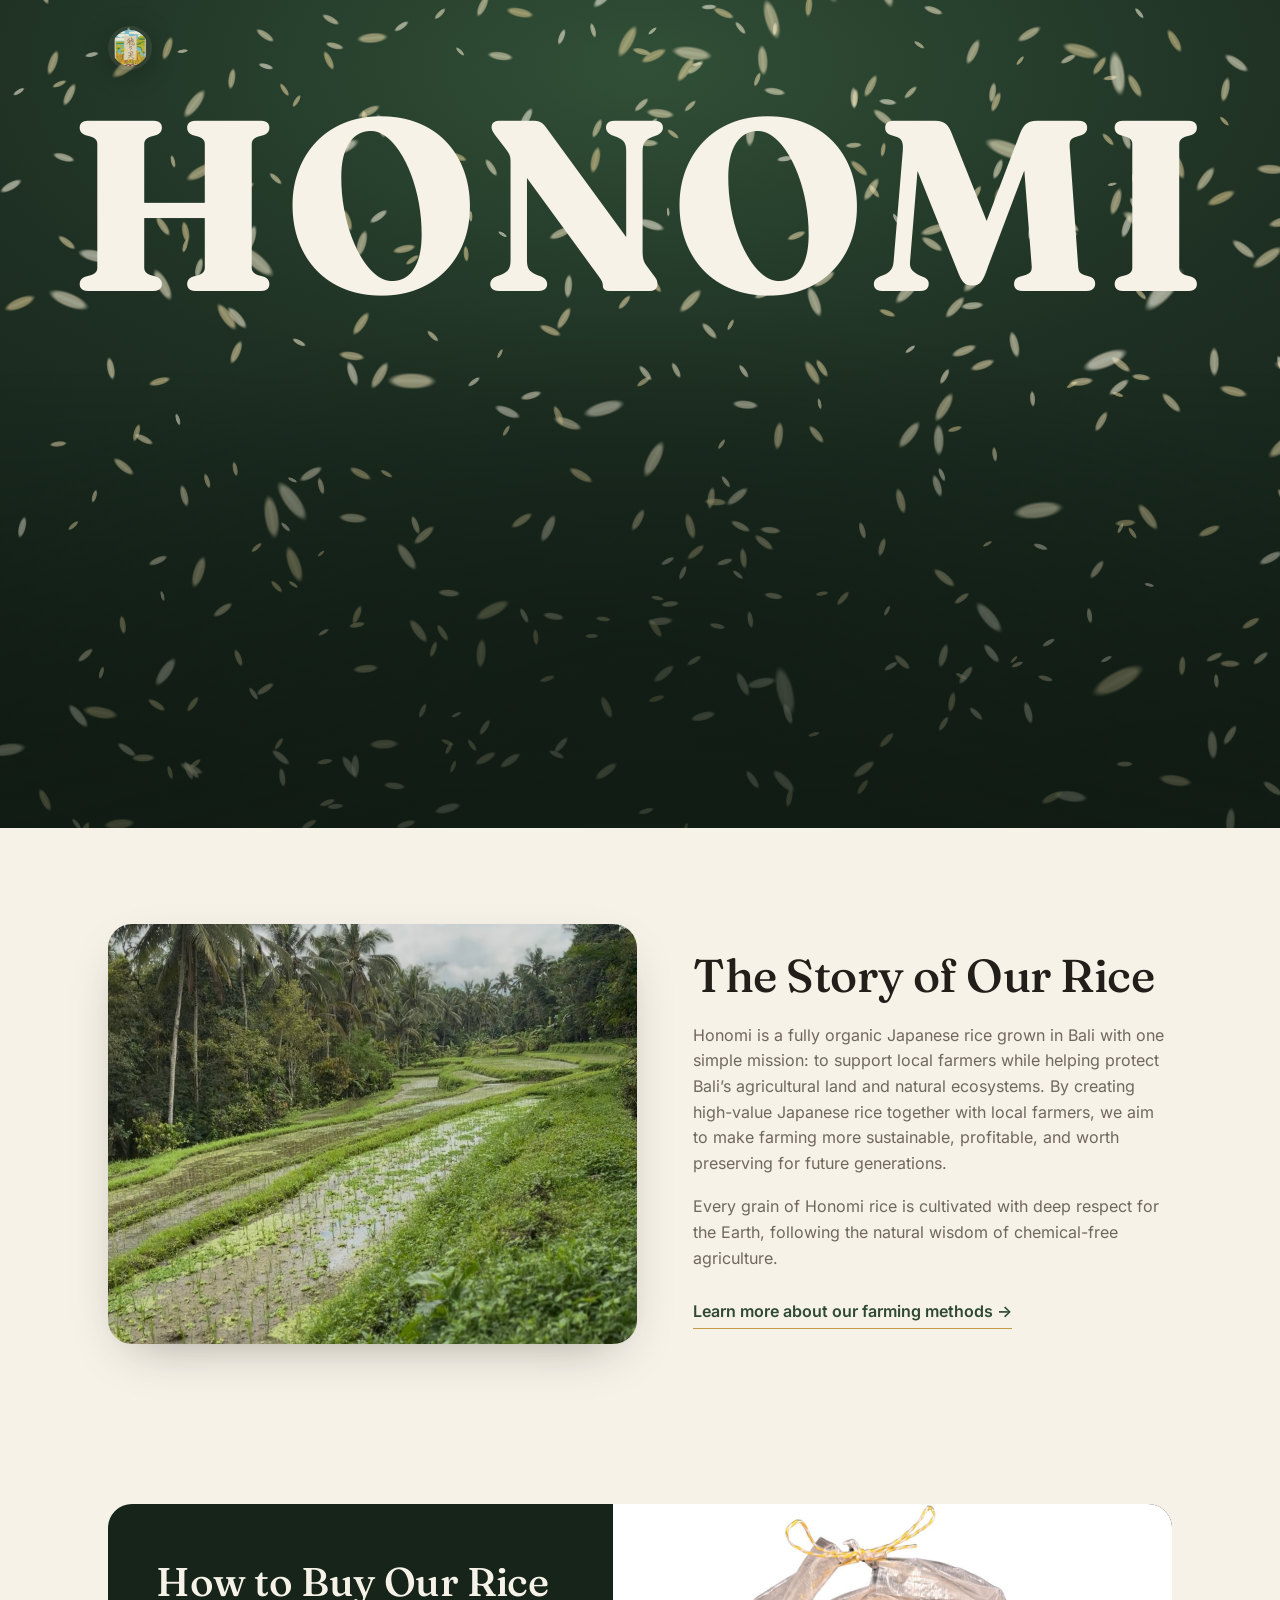
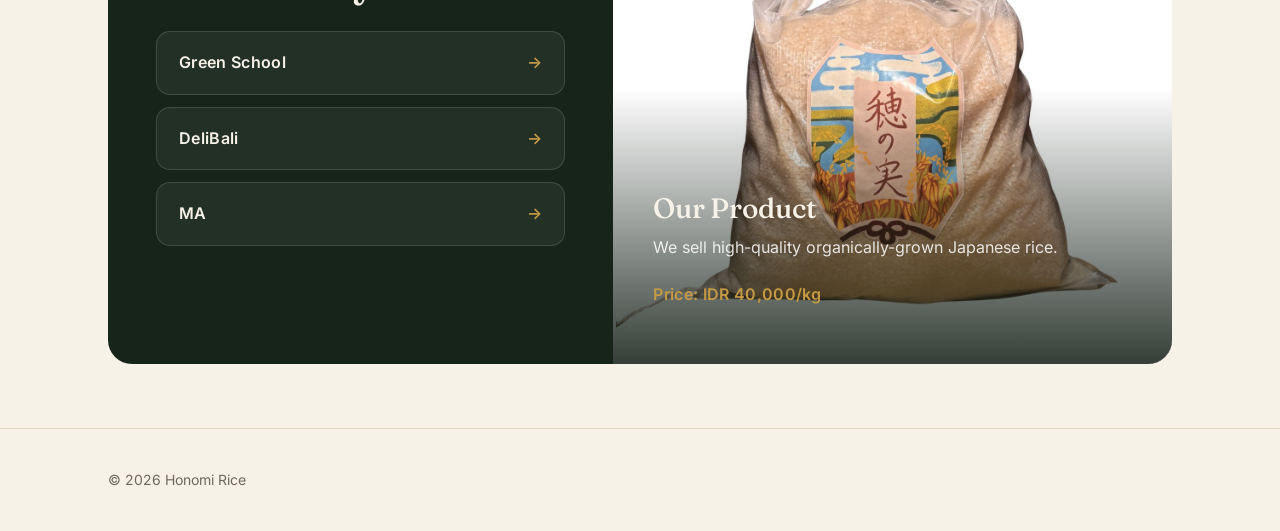
<file: index.html>
<!doctype html>
<html lang="en">
<head>
  <meta charset="UTF-8" />
  <meta name="viewport" content="width=device-width, initial-scale=1.0" />
  <title>Honomi Rice</title>
  <link rel="icon" type="image/png" href="assets/Honomi package design.png" />
  <link rel="stylesheet" href="styles.css" />
</head>
<body>
  <a class="skip-link" href="#main">Skip to content</a>

  <!-- HERO -->
  <header class="hero hero--landing">
    <canvas class="hero__canvas" data-grain-field aria-hidden="true"></canvas>

    <div class="container">
      <nav class="hero__nav" aria-label="Primary">
        <a class="brand" href="index.html" aria-label="Honomi Rice">
          <img class="brand__mark" src="assets/Honomi package design.png" alt="Honomi Rice Logo" />
        </a>
      </nav>

      <div class="hero__body">
        <h1 class="hero__headline">HONOMI</h1>
      </div>
    </div>
  </header>

  <main id="main">
    <!-- STORY -->
    <section class="section" id="story">
      <div class="container">
        <div class="split">
          <div class="split__media">
            <img src="assets/IMG_7173.jpg" alt="Honomi rice fields in Bali" />
          </div>
          <div>
            <h2 class="section__title">The Story of Our Rice</h2>
            <div class="prose" style="margin-top:22px">
              <p>
                Honomi is a fully organic Japanese rice grown in Bali with one
                simple mission: to support local farmers while helping protect
                Bali’s agricultural land and natural ecosystems. By creating
                high-value Japanese rice together with local farmers, we aim to
                make farming more sustainable, profitable, and worth preserving
                for future generations.
              </p>
              <p>
                Every grain of Honomi rice is cultivated with deep respect for
                the Earth, following the natural wisdom of chemical-free
                agriculture.
              </p>
            </div>
            <a class="textlink" href="farming-methods.html">
              Learn more about our farming methods →
            </a>
          </div>
        </div>
      </div>
    </section>

    <!-- BUY -->
    <section class="section section--tight" id="buy">
      <div class="container">
        <div class="buy">
          <div class="buy__grid">
            <div class="buy__left">
              <h2 class="buy__title">How to Buy Our Rice</h2>
              <div class="buy__links">
                <a class="buy__link" href="https://docs.google.com/forms/d/e/1FAIpQLScZ5jNoCmiqCCOcIXor67InOuZGqrYcBfKRxBd3I6cKdMfrpA/viewform?usp=publish-editor" target="_blank" rel="noopener">
                  Green School
                </a>
                <a class="buy__link" href="delibali.html" target="_blank" rel="noopener">
                  DeliBali
                </a>
                <a class="buy__link" href="https://maps.app.goo.gl/1uEQMP7AKM3h1Lmy5" target="_blank" rel="noopener">
                  MA
                </a>
              </div>
            </div>
            <div class="buy__product">
              <img src="assets/IMG_7652 (1).jpg" alt="Pak Putu in the rice field" />
              <div class="buy__product-info">
                <h3>Our Product</h3>
                <p style="color:rgba(255,255,255,.85);margin:6px 0 0">
                  We sell high-quality organically-grown Japanese rice.
                </p>
                <p class="buy__price">Price: IDR 40,000/kg</p>
              </div>
            </div>
          </div>
        </div>
      </div>
    </section>
  </main>

  <footer class="footer">
    <div class="container footer__inner">
      <span>© <span id="year"></span> Honomi Rice</span>
    </div>
  </footer>

  <script>
    document.getElementById("year").textContent = new Date().getFullYear();
  </script>
  <script type="module" src="hero.js"></script>
</body>
</html>
</file>
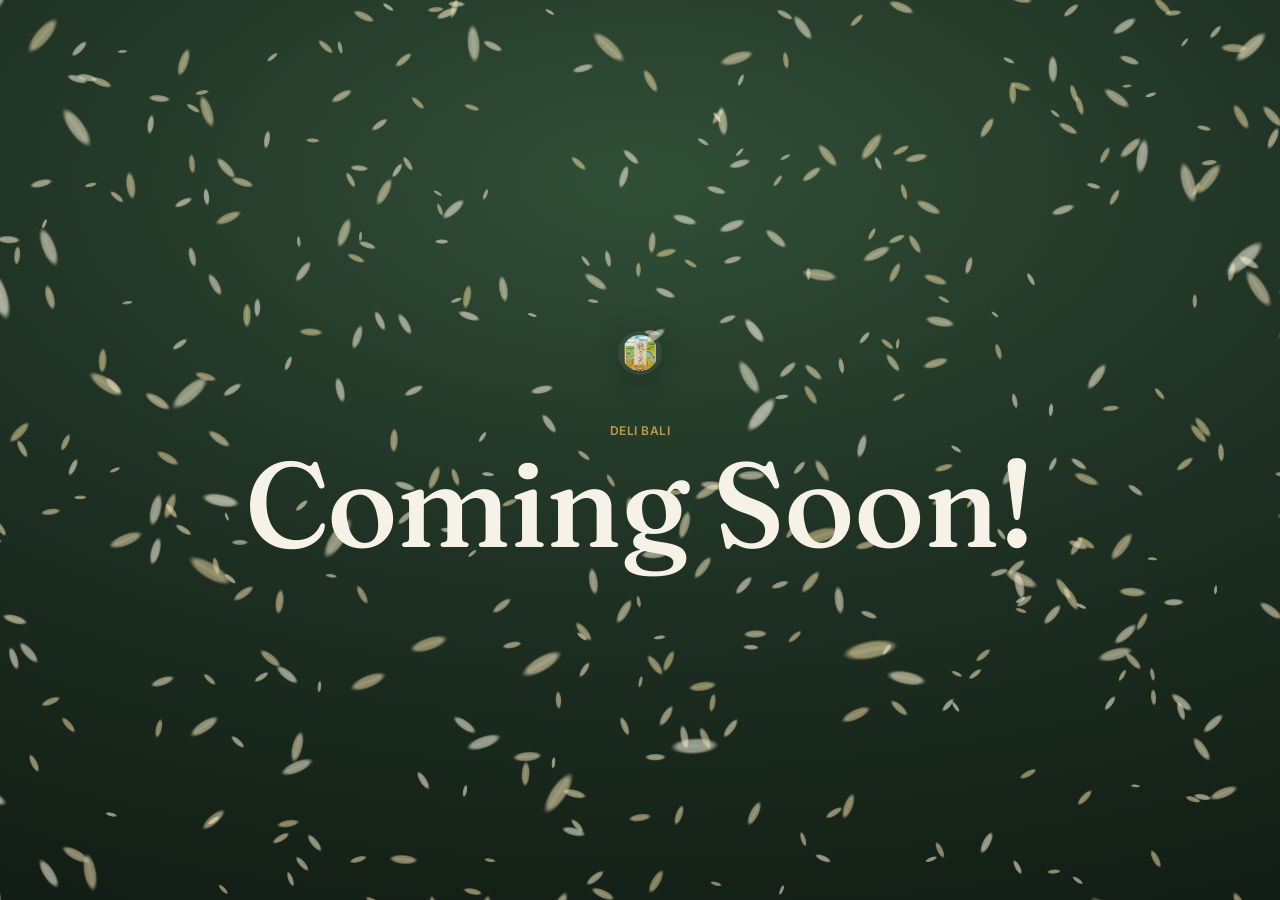
<file: delibali.html>
<!doctype html>
<html lang="en">
<head>
  <meta charset="UTF-8" />
  <meta name="viewport" content="width=device-width, initial-scale=1.0" />
  <title>Coming Soon!</title>
  <link rel="icon" type="image/png" href="assets/Honomi package design.png" />
  <link rel="stylesheet" href="styles.css" />
</head>
<body>
  <main class="coming">
    <canvas class="coming__canvas hero__canvas" data-grain-field aria-hidden="true"></canvas>
    <div class="coming__inner">
      <a class="brand" href="index.html" style="justify-content:center;margin-bottom:28px" aria-label="Back to home">
        <img class="brand__mark" src="assets/Honomi package design.png" alt="Honomi Rice Logo" />
      </a>
      <p class="eyebrow" style="color:var(--grain)">Deli Bali</p>
      <h1>Coming Soon!</h1>
    </div>
  </main>
  <script type="module" src="hero.js"></script>
</body>
</html>
</file>
<file: styles.css>
@import url("fonts/fonts.css");

/* ============================================================
   Honomi Rice — design system
   ============================================================ */

:root {
  --paper: #f7f2e8;
  --paper-2: #efe7d6;
  --card: #fffdf8;
  --ink: #221f1a;
  --muted: #6f685c;
  --line: #e3d9c6;

  --grain: #c69a44;
  --grain-deep: #a87f2f;
  --paddy: #2f4a33;
  --paddy-deep: #16241a;

  --display: "Fraunces", Georgia, "Times New Roman", serif;
  --body: "Inter", system-ui, -apple-system, "Segoe UI", sans-serif;

  --radius: 14px;
  --radius-lg: 24px;
  --shadow: 0 18px 50px -24px rgba(34, 31, 26, 0.45);
  --shadow-soft: 0 10px 30px -18px rgba(34, 31, 26, 0.4);
  --maxw: 1120px;
}

* {
  box-sizing: border-box;
}

html {
  scroll-behavior: smooth;
}

body {
  margin: 0;
  font-family: var(--body);
  color: var(--ink);
  background: var(--paper);
  -webkit-font-smoothing: antialiased;
  line-height: 1.6;
}

img,
video,
canvas {
  display: block;
  max-width: 100%;
}

a {
  color: inherit;
}

h1,
h2,
h3 {
  font-family: var(--display);
  font-weight: 500;
  line-height: 1.08;
  letter-spacing: -0.01em;
  margin: 0;
}

.skip-link {
  position: absolute;
  left: -999px;
  top: 8px;
  z-index: 999;
  background: var(--ink);
  color: var(--paper);
  padding: 10px 14px;
  border-radius: 10px;
  text-decoration: none;
}
.skip-link:focus {
  left: 12px;
}

.container {
  width: 100%;
  max-width: var(--maxw);
  margin: 0 auto;
  padding: 0 28px;
}

.eyebrow {
  font-family: var(--body);
  font-size: 12px;
  font-weight: 600;
  letter-spacing: 0.28em;
  text-transform: uppercase;
  color: var(--grain-deep);
  margin: 0;
}

/* ============================================================
   Hero — three.js grain field
   ============================================================ */

.hero {
  position: relative;
  min-height: 92vh;
  display: flex;
  flex-direction: column;
  overflow: hidden;
  color: var(--paper);
  background:
    radial-gradient(120% 90% at 50% 8%, #314f37 0%, #1e3023 45%, #111c14 100%);
  isolation: isolate;
}

.hero--compact {
  min-height: 62vh;
}

.hero__canvas {
  position: absolute;
  inset: 0;
  width: 100%;
  height: 100%;
  z-index: -1;
}

.hero::after {
  /* subtle vignette + grain so the type stays legible */
  content: "";
  position: absolute;
  inset: 0;
  z-index: -1;
  background:
    radial-gradient(80% 60% at 50% 80%, rgba(17, 28, 20, 0.55), transparent 70%),
    linear-gradient(to top, rgba(17, 28, 20, 0.65), transparent 55%);
  pointer-events: none;
}

.hero__nav {
  display: flex;
  align-items: center;
  justify-content: space-between;
  padding: 26px 0 0;
}

.brand {
  display: inline-flex;
  align-items: center;
  gap: 12px;
  text-decoration: none;
  color: inherit;
}

.brand__mark {
  width: 44px;
  height: 44px;
  border-radius: 50%;
  object-fit: cover;
  background: rgba(255, 255, 255, 0.08);
  padding: 4px;
  filter: drop-shadow(0 4px 14px rgba(0, 0, 0, 0.35));
  transition: transform 0.25s ease;
}
.brand:hover .brand__mark {
  transform: translateY(-2px);
}

.brand__name {
  font-family: var(--display);
  font-size: 19px;
  letter-spacing: 0.16em;
  text-transform: uppercase;
}

.hero__menu {
  display: flex;
  gap: 28px;
  font-size: 13px;
  letter-spacing: 0.14em;
  text-transform: uppercase;
}
.hero__menu a {
  text-decoration: none;
  opacity: 0.8;
  transition: opacity 0.2s ease;
}
.hero__menu a:hover {
  opacity: 1;
}

.hero__body {
  flex: 1;
  display: flex;
  flex-direction: column;
  justify-content: center;
  padding: 48px 0 72px;
  max-width: 760px;
}

/* Landing: one big, centered, uppercase title in the middle */
.hero--landing .hero__body {
  max-width: none;
  align-items: center;
  justify-content: center;
  text-align: center;
  padding: 0 0 40px;
}

.hero--landing .hero__headline {
  text-transform: uppercase;
  text-align: center;
  font-family: var(--display);
  font-weight: 700;
  font-size: clamp(64px, 19vw, 248px);
  letter-spacing: 0.01em;
  line-height: 0.95;
}

.hero__headline {
  font-size: clamp(56px, 13vw, 168px);
  font-weight: 400;
  letter-spacing: -0.03em;
  line-height: 0.92;
  margin: 18px 0 0;
}

.hero__sub {
  margin: 26px 0 0;
  max-width: 460px;
  font-size: 17px;
  color: rgba(247, 242, 232, 0.82);
}

.hero__cta {
  display: inline-flex;
  align-items: center;
  gap: 10px;
  margin-top: 34px;
  align-self: flex-start;
  padding: 14px 24px;
  background: var(--grain);
  color: #20170a;
  font-weight: 600;
  font-size: 14px;
  letter-spacing: 0.04em;
  text-decoration: none;
  border-radius: 999px;
  transition: transform 0.2s ease, background 0.2s ease;
}
.hero__cta:hover {
  transform: translateY(-2px);
  background: #d9ad53;
}
.hero__cta span {
  transition: transform 0.2s ease;
}
.hero__cta:hover span {
  transform: translateX(4px);
}

/* ============================================================
   Sections
   ============================================================ */

.section {
  padding: 96px 0;
}
.section--tight {
  padding: 64px 0;
}

.section__head {
  max-width: 640px;
  margin-bottom: 48px;
}
.section__head--center {
  margin-left: auto;
  margin-right: auto;
  text-align: center;
}

.section__title {
  font-size: clamp(30px, 4.5vw, 46px);
  margin-top: 12px;
}

.lede {
  font-size: 18px;
  color: var(--muted);
  margin: 18px 0 0;
}

.prose p {
  color: var(--muted);
  margin: 0 0 18px;
}
.prose p:last-child {
  margin-bottom: 0;
}

/* Story split */
.split {
  display: grid;
  grid-template-columns: 1.05fr 0.95fr;
  gap: 56px;
  align-items: center;
}

.split__media {
  position: relative;
  border-radius: var(--radius-lg);
  overflow: hidden;
  box-shadow: var(--shadow);
}
.split__media img {
  width: 100%;
  height: 100%;
  min-height: 420px;
  object-fit: cover;
}

.textlink {
  display: inline-flex;
  align-items: center;
  gap: 8px;
  margin-top: 28px;
  font-weight: 600;
  color: var(--paddy);
  text-decoration: none;
  border-bottom: 1px solid var(--grain);
  padding-bottom: 3px;
  transition: gap 0.2s ease;
}
.textlink:hover {
  gap: 14px;
}

/* ============================================================
   Buy + product
   ============================================================ */

.buy {
  background: var(--paddy-deep);
  color: var(--paper);
  border-radius: var(--radius-lg);
  overflow: hidden;
}

.buy__grid {
  display: grid;
  grid-template-columns: 0.95fr 1.05fr;
}

.buy__left {
  padding: 56px 48px;
}
.buy__title {
  font-size: clamp(28px, 4vw, 40px);
  margin-bottom: 28px;
}

.buy__links {
  display: flex;
  flex-direction: column;
  gap: 12px;
}

.buy__link {
  display: flex;
  align-items: center;
  justify-content: space-between;
  padding: 18px 22px;
  background: rgba(247, 242, 232, 0.06);
  border: 1px solid rgba(247, 242, 232, 0.14);
  border-radius: var(--radius);
  text-decoration: none;
  font-weight: 600;
  letter-spacing: 0.02em;
  transition: background 0.2s ease, transform 0.2s ease;
}
.buy__link:hover {
  background: rgba(198, 154, 68, 0.18);
  transform: translateX(4px);
}
.buy__link::after {
  content: "→";
  color: var(--grain);
}

.buy__product {
  position: relative;
  min-height: 460px;
}
.buy__product img {
  position: absolute;
  inset: 0;
  width: 100%;
  height: 100%;
  object-fit: cover;
}
.buy__product-info {
  position: absolute;
  inset: 0;
  display: flex;
  flex-direction: column;
  justify-content: flex-end;
  gap: 6px;
  padding: 40px;
  background: linear-gradient(to top, rgba(17, 28, 20, 0.85), transparent 60%);
}
.buy__product-info h3 {
  font-size: 28px;
}
.buy__price {
  font-weight: 600;
  color: var(--grain);
  letter-spacing: 0.02em;
}

/* ============================================================
   Principles (cards) + popups
   ============================================================ */

.cards {
  display: grid;
  grid-template-columns: repeat(3, 1fr);
  gap: 24px;
}

.principle {
  position: relative;
  border: 1px solid var(--line);
  background: var(--card);
  border-radius: var(--radius-lg);
  padding: 28px;
  text-align: left;
  cursor: pointer;
  overflow: hidden;
  transition: transform 0.25s ease, box-shadow 0.25s ease, border-color 0.25s ease;
}
.principle:hover {
  transform: translateY(-4px);
  box-shadow: var(--shadow-soft);
  border-color: var(--grain);
}
.principle__index {
  font-family: var(--display);
  font-size: 14px;
  color: var(--grain-deep);
}
.principle__img {
  width: 96px;
  height: 96px;
  object-fit: contain;
  margin: 18px 0;
}
.principle h3 {
  font-size: 22px;
}
.principle__hint {
  margin-top: 14px;
  font-size: 13px;
  letter-spacing: 0.06em;
  text-transform: uppercase;
  color: var(--muted);
}

/* Popup */
.popup {
  position: fixed;
  inset: 0;
  z-index: 9999;
  display: flex;
  align-items: center;
  justify-content: center;
  padding: 24px;
  background: rgba(17, 19, 15, 0.78);
  backdrop-filter: blur(4px);
  opacity: 0;
  visibility: hidden;
  transition: opacity 0.25s ease, visibility 0.25s ease;
}
.popup.active {
  opacity: 1;
  visibility: visible;
}
.popup__content {
  position: relative;
  width: min(92vw, 880px);
  border-radius: var(--radius-lg);
  overflow: hidden;
  box-shadow: 0 30px 80px rgba(0, 0, 0, 0.5);
}
.popup__content video {
  width: 100%;
  height: min(72vh, 560px);
  object-fit: cover;
}
.popup__overlay {
  position: absolute;
  inset: 0;
  display: flex;
  flex-direction: column;
  justify-content: flex-end;
  padding: 40px;
  background: linear-gradient(to top, rgba(0, 0, 0, 0.78), transparent 60%);
  color: #fff;
}
.popup__overlay h2 {
  font-size: clamp(26px, 4vw, 38px);
}
.popup__overlay p {
  margin: 12px 0 0;
  max-width: 560px;
  color: rgba(255, 255, 255, 0.9);
}
.popup__close {
  position: absolute;
  top: 18px;
  right: 18px;
  z-index: 2;
  width: 44px;
  height: 44px;
  border: none;
  border-radius: 50%;
  background: rgba(255, 255, 255, 0.16);
  color: #fff;
  font-size: 26px;
  line-height: 1;
  cursor: pointer;
  backdrop-filter: blur(6px);
  transition: background 0.2s ease;
}
.popup__close:hover {
  background: rgba(255, 255, 255, 0.32);
}

/* ============================================================
   Farmer band
   ============================================================ */

.farmer {
  position: relative;
  border-radius: var(--radius-lg);
  overflow: hidden;
  min-height: 520px;
  display: flex;
  box-shadow: var(--shadow);
}
.farmer img {
  position: absolute;
  inset: 0;
  width: 100%;
  height: 100%;
  object-fit: cover;
  object-position: center 20%;
}
.farmer__content {
  position: relative;
  margin-top: auto;
  padding: 48px;
  color: #fff;
  background: linear-gradient(to top, rgba(0, 0, 0, 0.7), transparent);
  width: 100%;
}
.farmer__content h2 {
  font-size: clamp(30px, 5vw, 52px);
}
.farmer__content p {
  margin: 16px 0 0;
  max-width: 620px;
  color: rgba(255, 255, 255, 0.9);
}

/* ============================================================
   Process timeline
   ============================================================ */

.process {
  display: flex;
  gap: 20px;
  overflow-x: auto;
  padding: 8px 0 24px;
  scroll-snap-type: x mandatory;
  -webkit-overflow-scrolling: touch;
}
.process::-webkit-scrollbar {
  height: 8px;
}
.process::-webkit-scrollbar-thumb {
  background: var(--line);
  border-radius: 999px;
}

.step {
  position: relative;
  flex: 0 0 auto;
  width: 270px;
  height: 360px;
  border-radius: var(--radius-lg);
  overflow: hidden;
  scroll-snap-align: start;
  box-shadow: var(--shadow-soft);
  transition: transform 0.25s ease;
}
.step:hover {
  transform: translateY(-6px);
}
.step img,
.step video {
  position: absolute;
  inset: 0;
  width: 100%;
  height: 100%;
  object-fit: cover;
}
.step__body {
  position: absolute;
  inset: 0;
  display: flex;
  flex-direction: column;
  justify-content: flex-end;
  padding: 22px;
  background: linear-gradient(to top, rgba(0, 0, 0, 0.82), transparent 62%);
  color: #fff;
}
.step__num {
  position: absolute;
  top: 18px;
  left: 18px;
  font-family: var(--display);
  font-size: 13px;
  font-weight: 600;
  letter-spacing: 0.1em;
  padding: 5px 10px;
  border-radius: 999px;
  background: rgba(198, 154, 68, 0.92);
  color: #20170a;
}
.step__body h3 {
  font-size: 20px;
}
.step__body p {
  margin: 8px 0 0;
  font-size: 13px;
  color: rgba(255, 255, 255, 0.88);
}

/* ============================================================
   Coming soon (DeliBali)
   ============================================================ */

.coming {
  min-height: 100vh;
  display: flex;
  align-items: center;
  justify-content: center;
  text-align: center;
  color: var(--paper);
  background: radial-gradient(120% 90% at 50% 20%, #314f37 0%, #1e3023 50%, #111c14 100%);
  position: relative;
  overflow: hidden;
}
.coming__canvas {
  position: absolute;
  inset: 0;
  z-index: 0;
}
.coming__inner {
  position: relative;
  z-index: 1;
}
.coming__inner h1 {
  font-size: clamp(48px, 10vw, 120px);
}
.coming__inner p {
  margin-top: 18px;
  color: rgba(247, 242, 232, 0.78);
  letter-spacing: 0.04em;
}
.coming__back {
  display: inline-block;
  margin-top: 36px;
  padding: 13px 24px;
  border: 1px solid rgba(247, 242, 232, 0.3);
  border-radius: 999px;
  text-decoration: none;
  font-size: 14px;
  letter-spacing: 0.04em;
  transition: background 0.2s ease;
}
.coming__back:hover {
  background: rgba(247, 242, 232, 0.1);
}

/* ============================================================
   Footer
   ============================================================ */

.footer {
  border-top: 1px solid var(--line);
  padding: 40px 0;
}
.footer__inner {
  display: flex;
  align-items: center;
  justify-content: space-between;
  gap: 16px;
  color: var(--muted);
  font-size: 14px;
}
.footer__inner a {
  color: var(--muted);
  text-decoration: none;
}
.footer__inner a:hover {
  color: var(--ink);
}

/* ============================================================
   Responsive
   ============================================================ */

@media (max-width: 900px) {
  .split {
    grid-template-columns: 1fr;
    gap: 32px;
  }
  .buy__grid {
    grid-template-columns: 1fr;
  }
  .buy__product {
    min-height: 360px;
    order: -1;
  }
  .cards {
    grid-template-columns: 1fr;
  }
}

@media (max-width: 720px) {
  .container {
    padding: 0 20px;
  }
  .section {
    padding: 64px 0;
  }
  .hero__menu {
    display: none;
  }
  .buy__left {
    padding: 40px 28px;
  }
}

@media (prefers-reduced-motion: reduce) {
  html {
    scroll-behavior: auto;
  }
  * {
    transition: none !important;
  }
}
</file>
